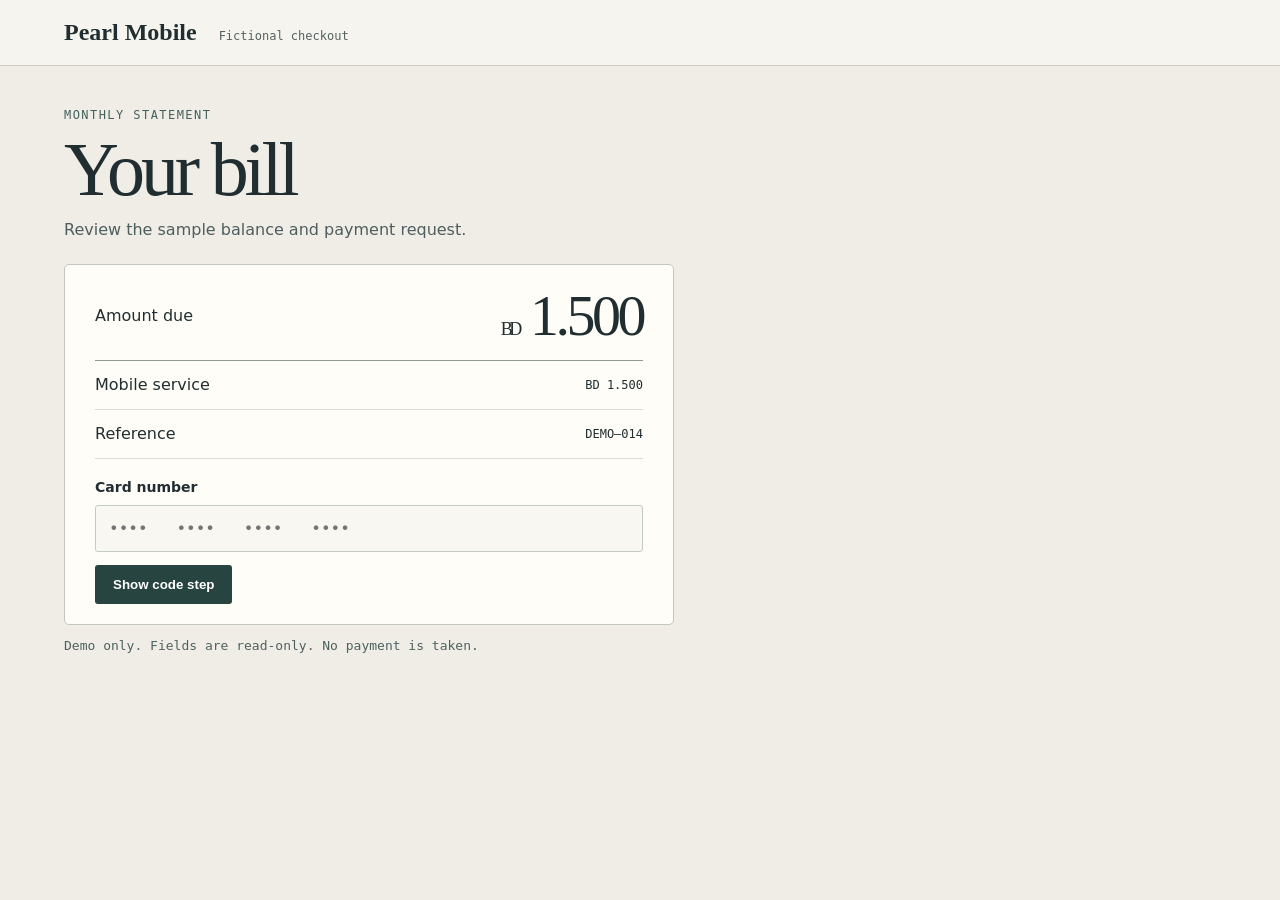
<file: demo/index.html>
<!doctype html><html lang="en"><head><meta charset="utf-8"><meta name="viewport" content="width=device-width,initial-scale=1"><title>Pearl Mobile · Sample bill</title><link rel="stylesheet" href="demo.css"><script src="demo.js" defer></script></head><body>
<header><span>Pearl Mobile</span><small>Fictional checkout</small></header>
<main><div class="intro"><p class="eyebrow">Monthly statement</p><h1>Your bill</h1><p class="lede">Review the sample balance and payment request.</p></div>
<section class="invoice" aria-label="Statement"><div class="invoice-top"><span>Amount due</span><strong><small>BD</small> 1.500</strong></div><div class="line"><span>Mobile service</span><b>BD 1.500</b></div><div class="line"><span>Reference</span><b>DEMO–014</b></div><section class="fields"><label for="card">Card number</label><input id="card" autocomplete="cc-number" placeholder="••••   ••••   ••••   ••••" readonly><button id="next">Show code step</button></section></section>
<p class="foot">Demo only. Fields are read-only. No payment is taken.</p></main>
</body></html>
</file>
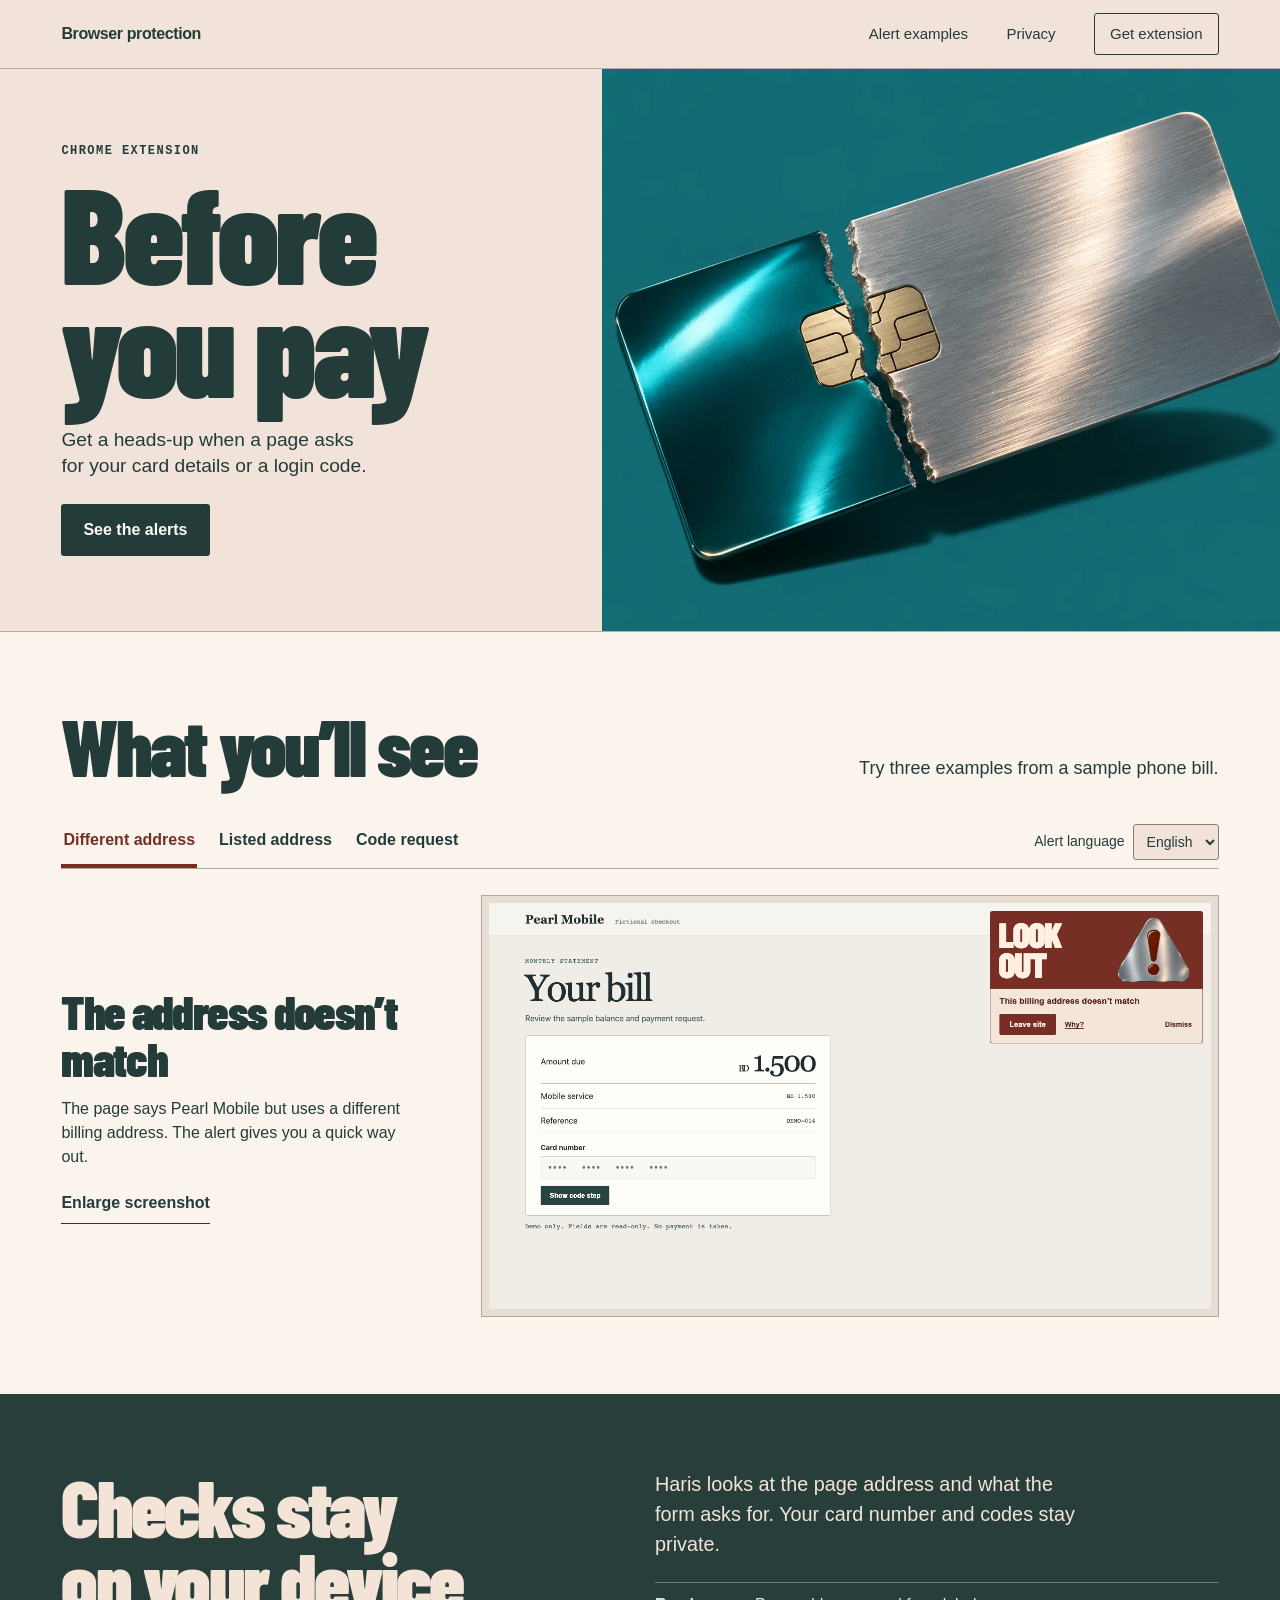
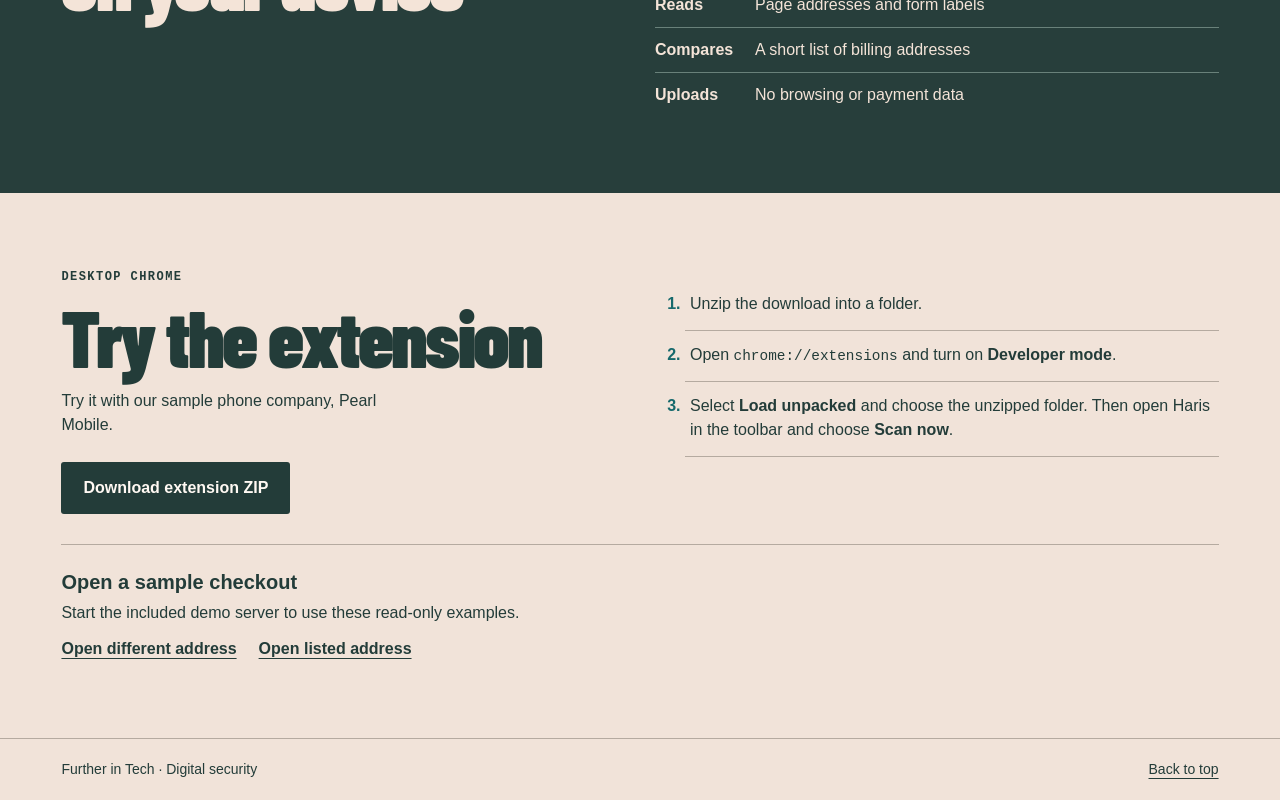
<file: website/index.html>
<!doctype html><html lang="en"><head><meta charset="utf-8"><meta name="viewport" content="width=device-width,initial-scale=1"><meta name="theme-color" content="#f0e1d7"><title>Haris · Before you pay</title><meta name="description" content="A local Chrome extension that checks the destination before you pay or enter a one-time code."><link rel="stylesheet" href="style.css"><script defer src="site.js"></script></head>
<body><a class="skip" href="#main">Skip to content</a>
<header class="mast"><a class="home" href="#main">Browser protection</a><nav aria-label="Main navigation"><a href="#checks">Alert examples</a><a href="#privacy">Privacy</a><a class="nav-install" href="#install">Get extension</a></nav></header>
<main id="main">
<section class="hero" aria-labelledby="headline"><div class="hero-copy"><p class="category">Chrome extension</p><h1 id="headline">Before <br>you pay</h1><p class="intro">Get a heads-up when a page asks for your card details or a login code.</p><a class="btn" href="#checks">See the alerts</a></div>
<figure class="hero-art"><img src="assets/card-teal.webp" alt="Two halves of a payment card split through its chip"></figure></section>
<section class="checks" id="checks" aria-labelledby="check-title"><div class="heading-row"><div><h2 id="check-title">What you’ll see</h2></div><p>Try three examples from a sample phone bill.</p></div>
<div class="examples"><div class="gallery-controls"><div class="choices" role="group" aria-label="Choose an example"><button type="button" data-case="mismatch" aria-pressed="true">Different address</button><button type="button" data-case="listed" aria-pressed="false">Listed address</button><button type="button" data-case="code" aria-pressed="false">Code request</button></div><div class="preview-language"><label for="preview-language">Alert language</label><select id="preview-language"><option value="en" lang="en">English</option><option value="ar" lang="ar">العربية</option></select></div></div>
<div class="case-layout"><div class="case-text" aria-live="polite"><h3 id="case-heading">The address doesn’t match</h3><p id="case-description">The page says Pearl Mobile but uses a different billing address. The alert gives you a quick way out.</p><button class="text-link" id="expand" type="button">Enlarge screenshot</button></div><figure class="case-image"><img id="capture" src="assets/chrome-mismatch.png" alt="English Look out alert with a metal caution sign on a sample checkout"></figure></div></div></section>
<section class="privacy" id="privacy"><div><h2>Checks stay<br>on your device</h2></div><div class="privacy-copy"><p>Haris looks at the page address and what the form asks for. Your card number and codes stay private.</p><dl><div><dt>Reads</dt><dd>Page addresses and form labels</dd></div><div><dt>Compares</dt><dd>A short list of billing addresses</dd></div><div><dt>Uploads</dt><dd>No browsing or payment data</dd></div></dl></div></section>
<section class="installation" id="install"><div><p class="category">Desktop Chrome</p><h2>Try the extension</h2><p>Try it with our sample phone company, Pearl Mobile.</p><a class="btn" href="assets/haris-extension.zip" download>Download extension ZIP</a></div><ol><li>Unzip the download into a folder.</li><li>Open <code>chrome://extensions</code> and turn on <strong>Developer mode</strong>.</li><li>Select <strong>Load unpacked</strong> and choose the unzipped folder. Then open Haris in the toolbar and choose <strong>Scan now</strong>.</li></ol><div class="try-fixtures"><h3>Open a sample checkout</h3><p id="fixture-note">Start the included demo server to use these read-only examples.</p><div><a data-host="paydesk.localhost" href="http://paydesk.localhost:4176/">Open different address</a><a data-host="billing.pearl.localhost" href="http://billing.pearl.localhost:4176/">Open listed address</a></div></div></section>
</main><footer><span>Further in Tech · Digital security</span><a href="#main">Back to top</a></footer>
<dialog id="viewer" aria-label="Extension screenshot"><button id="close" type="button" autofocus>Close preview</button><img id="large-image" alt=""></dialog></body></html>
</file>
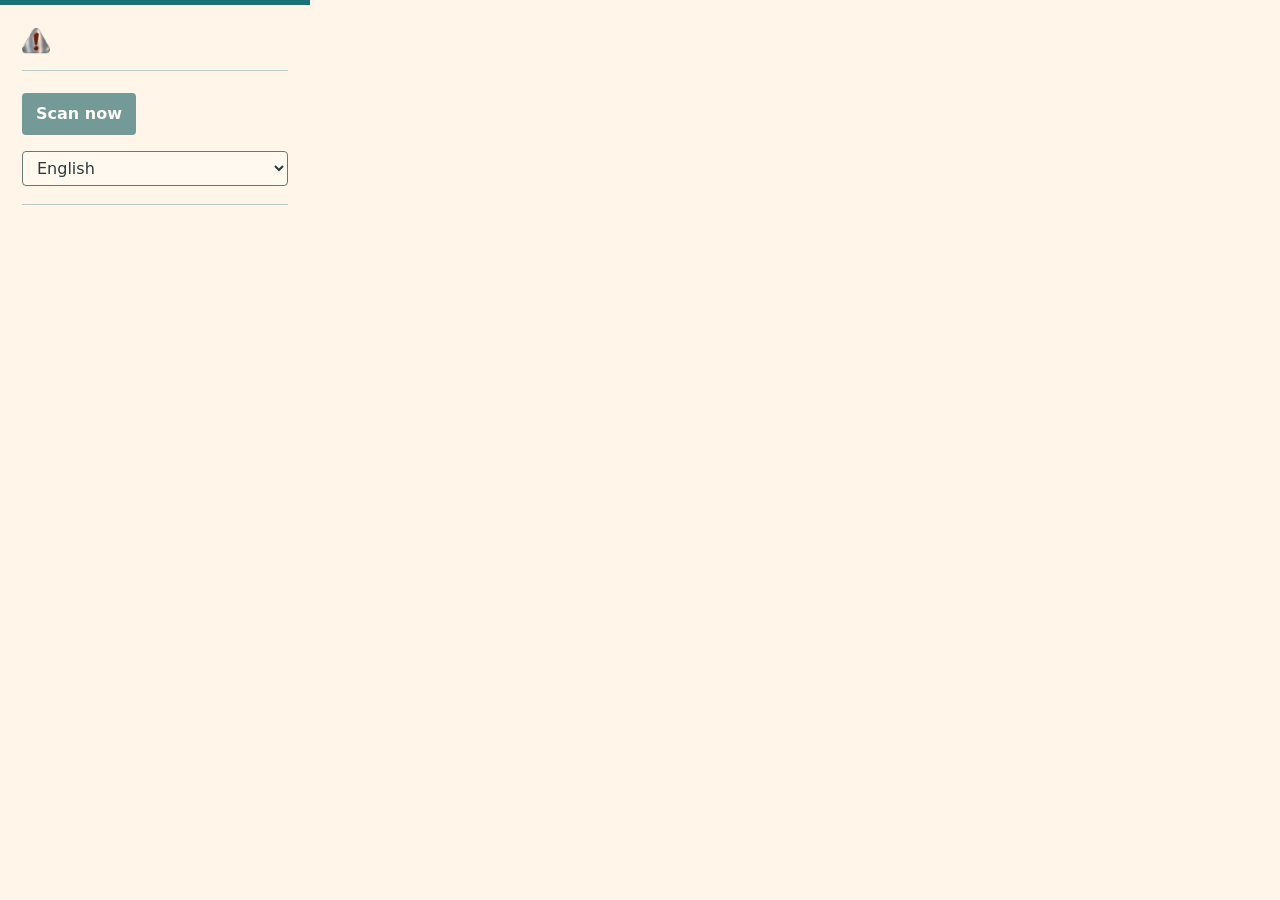
<file: extension/popup.html>
<!doctype html>
<html lang="en">
<meta charset="utf-8">
<title>Haris</title>
<style>
  @font-face { font-family: Cairo; src: url("art/Cairo.ttf"); font-weight: 200 1000; font-display: swap }
  html[dir="rtl"] body { font-family: Cairo, system-ui, sans-serif }
  * { box-sizing: border-box }
  body { margin: 0; width: 310px; background: #fff5e9; color: #283d3b; padding: 22px; font: 16px/1.4 system-ui; border-top: 5px solid #197278 }
  h1 { font-size: 23px; margin: 0 }
  header { display: flex; align-items: center; gap: 9px; margin-bottom: 15px }
  header img { width: 28px; height: 28px }
  .result { border-block-start: 1px solid #bccbc7; padding-block: 11px }
  #status { margin: 0; font-size: 17px; font-weight: 750 }
  #status[data-result="danger"] { color: #772e25 }
  #status[data-result="listed"] { color: #195e61 }
  #description { font-size: 14px; margin: 5px 0 0 }
  #hostname { text-align: start; overflow-wrap: anywhere; font: 12px/1.5 monospace; margin: 5px 0 0 }
  .actions { display: flex; gap: 8px; align-items: center; flex-wrap: wrap }
  #show { background: transparent; border: 1px solid #677a72; color: #283d3b; font-size: 14px }
  button:disabled { opacity: .6; cursor: wait }
  :focus-visible { outline: 2px solid #772e25; outline-offset: 3px }
  button, select { font: inherit; border-radius: 4px }
  button { border: 0; background: #195e61; color: white; padding: 10px 14px; font-weight: 700; cursor: pointer }
  label { display: block; margin: 16px 0 5px; font-weight: 600 }
  select { background: #fff9ef; border: 1px solid #677a72; color: inherit; padding: 6px 10px; width: 100% }
  small { display: block; border-top: 1px solid #bccbc7; margin-top: 18px; padding-top: 10px }
</style>
<header><img src="art/icon-32.png" alt=""><h1 id="title"></h1></header>
<section class="result" aria-live="polite" aria-atomic="true">
  <p id="status"></p>
  <p id="description" hidden></p>
  <p id="hostname" dir="ltr" hidden></p>
</section>
<div class="actions"><button id="scan" type="button" disabled>Scan now</button><button id="show" type="button" hidden></button></div>
<label for="language" id="language-label"></label>
<select id="language"><option value="en" lang="en">English</option><option value="ar" lang="ar">العربية</option></select>
<small id="privacy"></small>
<script src="language.js"></script>
<script src="directory.js"></script>
<script src="scan.js"></script>
<script src="popup.js"></script>
</html>
</file>
<file: demo/demo.css>
*{box-sizing:border-box}body{margin:0;background:#efede6;color:#202e31;font:16px/1.5 system-ui,Arial,sans-serif;min-height:100vh}header{padding:19px max(5vw,24px);display:flex;align-items:baseline;gap:22px;border-bottom:1px solid #c9cbc3;background:#f6f4ee}header span{font:680 24px Georgia,serif}header small{font:12px ui-monospace,monospace;color:#536262}main{margin:42px 5vw 32px;max-width:710px}.eyebrow,.line b,.foot{font:12px ui-monospace,monospace}.eyebrow{text-transform:uppercase;letter-spacing:.12em;color:#45605f;margin:0}.intro h1{font:normal clamp(48px,6vw,76px)/1.05 Georgia,serif;letter-spacing:-.055em;margin:8px 0}.lede{color:#4e5d5f;margin:0 0 22px}.invoice{padding:22px 30px 20px;background:#fffdf7;border:1px solid #c3c8bf;border-radius:5px;max-width:610px}.invoice-top{display:flex;justify-content:space-between;align-items:center;border-bottom:1px solid #8e9c93;padding-bottom:15px}.invoice-top strong{font:58px/1 Georgia,serif;letter-spacing:-.06em}.invoice-top small{font:18px Georgia}.line{display:flex;align-items:center;justify-content:space-between;border-bottom:1px solid #d8dcd3;padding:12px 0}.fields{display:grid;gap:7px;margin-top:18px}.fields label{font-size:14px;font-weight:650}.fields input{background:#f8f7f1;border:1px solid #c4cbc4;padding:13px;border-radius:3px;font:16px monospace}.fields button{justify-self:start;background:#274440;color:white;border:0;border-radius:3px;font-weight:650;padding:12px 18px;cursor:pointer;margin-top:6px}.foot{color:#4d6160;font-size:13px}
</file>
<file: website/style.css>
@font-face{font-family:BarlowPoster;src:url("assets/BarlowCondensed-Black.ttf") format("truetype");font-weight:900;font-display:swap}
:root{--paper:#f1e3d9;--ink:#233c39;--teal:#16696c;--chestnut:#772e25;--edge:#b5aaa0;--pad:clamp(22px,4.8vw,84px);font:100%/1.5 Arial,system-ui,sans-serif;color:var(--ink);background:var(--paper);scroll-behavior:smooth}
*{box-sizing:border-box}body,figure{margin:0}h1,h2,h3,p{margin:0}button,a{font:inherit}button{cursor:pointer}a{color:inherit;text-underline-offset:4px}a:focus-visible,button:focus-visible{outline:3px solid #bd654e;outline-offset:4px}.skip{position:absolute;left:-500px}.skip:focus{z-index:4;left:12px;top:10px;padding:12px;background:white}
.mast{border-bottom:1px solid var(--edge);min-height:69px;padding:12px var(--pad);display:flex;align-items:center;justify-content:space-between;gap:15px;background:var(--paper)}.home,.mast nav a{text-decoration:none}.home{font-size:16px;font-weight:700;letter-spacing:-.025em}.mast nav{display:flex;align-items:center;gap:clamp(16px,3vw,45px);font-size:15px}.mast nav a:hover,.home:hover{text-decoration:underline}.nav-install{border:1px solid var(--ink);border-radius:3px;padding:9px 15px}
.hero{display:grid;grid-template-columns:47% 53%;min-height:clamp(520px,44vw,730px);border-bottom:1px solid var(--edge)}.hero-copy{padding:clamp(38px,4.7vw,78px) var(--pad);align-self:center}.category{font:700 12px/1.3 ui-monospace,Menlo,monospace;text-transform:uppercase;letter-spacing:.12em;margin-bottom:14px}.hero h1,h2,.case-text h3{font-family:BarlowPoster,Impact,"Arial Narrow",sans-serif;font-weight:900;letter-spacing:-.035em}.hero h1{font-size:clamp(90px,10.6vw,174px);line-height:.84;margin:0 0 26px}.intro{font-size:clamp(18px,1.5vw,24px);line-height:1.35;max-width:29ch}.btn{display:inline-block;text-decoration:none;background:var(--ink);color:#fff9f3;font-weight:700;border-radius:3px;padding:14px 22px;margin-top:25px;transition:background .18s,transform .18s}.btn:hover{background:var(--teal);transform:translateY(-2px)}.hero-art{position:relative;overflow:hidden;background:#197278}.hero-art img{position:absolute;inset:0;width:100%;height:100%;object-fit:cover}
.checks,.installation{padding:clamp(55px,6vw,100px) var(--pad)}.heading-row,.privacy,.installation{display:grid;grid-template-columns:1fr 1fr;gap:30px}.heading-row{align-items:end}.heading-row>p{max-width:37ch;justify-self:end;font-size:18px}h2{font-size:clamp(50px,6.2vw,100px);line-height:.92}.checks{background:#faf4ec}.examples{margin-top:34px}.choices{display:flex;border-bottom:1px solid var(--edge);gap:20px}.choices button{background:none;border:0;border-bottom:4px solid transparent;font-weight:600;color:var(--ink);padding:12px 2px;font-size:16px}.choices [aria-pressed=true]{color:var(--chestnut);border-color:currentColor}.case-layout{display:grid;grid-template-columns:1fr 2fr;gap:4vw;padding-top:26px}.case-text{align-self:center}.case-text h3{font-size:clamp(32px,3.7vw,65px);line-height:1.01;margin-bottom:14px}.case-text p,.installation p{max-width:39ch}.case-image{background:#e6ddd3;border:1px solid var(--edge);padding:7px;align-self:center}.case-image img{display:block;width:100%;height:auto;aspect-ratio:16/9;object-fit:contain}.text-link{display:inline-block;padding:8px 0;margin-top:14px;border:0;background:none;border-bottom:1px solid var(--ink);font-weight:bold;color:var(--ink)}
.privacy{background:#273e3b;color:#f4e4d8;padding:clamp(55px,6vw,100px) var(--pad)}.privacy-copy>p{font-size:clamp(18px,1.55vw,24px);max-width:40ch}.privacy dl{margin:22px 0 0}.privacy dl div{display:grid;grid-template-columns:100px 1fr;border-top:1px solid #69817a;padding:10px 0}.privacy dt{font-weight:bold}.privacy dd{margin:0}
.installation{align-items:start}.installation h2{margin-bottom:16px}.installation ol{list-style-position:outside;margin:10px 0 0;padding-left:30px}.installation li{padding:12px 0 14px 5px;border-bottom:1px solid var(--edge)}.installation li::marker{font-weight:bold;color:var(--teal)}code{font: .9em ui-monospace,monospace}.try-fixtures{grid-column:1/-1;border-top:1px solid var(--edge);padding-top:22px}.try-fixtures h3{font-size:20px;margin-bottom:4px}.try-fixtures p{max-width:65ch}.try-fixtures div{display:flex;gap:22px;flex-wrap:wrap;margin-top:12px}.try-fixtures a{font-weight:700}footer{padding:20px var(--pad);border-top:1px solid var(--edge);display:flex;justify-content:space-between;gap:22px;font-size:14px}
dialog{width:min(95vw,1500px);max-height:95dvh;padding:14px;background:#f7ede2;color:var(--ink);border:1px solid #6f8076;border-radius:4px}dialog::backdrop{background:#102421db}dialog img{display:block;max-height:78dvh;max-width:100%;margin:auto}dialog button{display:block;padding:8px 14px;margin:0 0 10px auto;border:1px solid var(--ink);border-radius:2px;background:transparent;color:var(--ink);font-weight:bold}
@media(prefers-reduced-motion:no-preference){.hero-copy{animation:intro .6s ease-out both}.case-image.swap{animation:swap .3s ease-out}@keyframes intro{from{opacity:.25;transform:translateY(10px)}}@keyframes swap{from{opacity:.5;transform:translateY(3px)}}}
@media(max-width:760px){.mast{min-height:58px}.mast nav{gap:15px}.mast nav a:not(.nav-install){display:none}.hero{grid-template-columns:1fr}.hero-copy{padding:38px var(--pad) 32px}.hero h1{font-size:clamp(80px,16vw,112px);line-height:.94;margin-bottom:15px}.hero h1 br{display:none}.hero-art{min-height:280px;aspect-ratio:1.8}.heading-row,.privacy,.installation,.case-layout{grid-template-columns:1fr;gap:22px}.heading-row>p{justify-self:start}.case-image{grid-row:1}.choices{gap:15px}.choices button{font-size:14px}.try-fixtures{grid-column:1}.btn{margin-top:17px}.privacy dl div{grid-template-columns:90px 1fr}.installation ol{margin-top:0}}
@media(prefers-reduced-motion:reduce){*,*:before{animation:none!important;transition:none!important;scroll-behavior:auto!important}}
.hero>*,.case-layout>*,.installation>*,.heading-row>*,.privacy>*{min-width:0}
@media(max-width:760px){.hero,.heading-row,.privacy,.installation,.case-layout{grid-template-columns:minmax(0,1fr)}.hero-art{height:clamp(246px,67vw,430px);min-height:0;aspect-ratio:auto}.case-image img{min-width:0}.hero h1{letter-spacing:-.025em}}

.gallery-controls{display:flex;justify-content:space-between;align-items:end;gap:20px;border-bottom:1px solid var(--edge)}
.gallery-controls .choices{border-bottom:0}
.preview-language{display:flex;align-items:center;gap:8px;padding-bottom:8px;font-size:14px}
.preview-language select{padding:6px 9px;min-height:36px;background:#f1e3d9;border:1px solid #867e77;border-radius:3px;color:var(--ink);font:inherit}
@media(max-width:760px){.gallery-controls{flex-wrap:wrap;gap:5px}.preview-language{order:-1;padding-bottom:0}}
</file>
